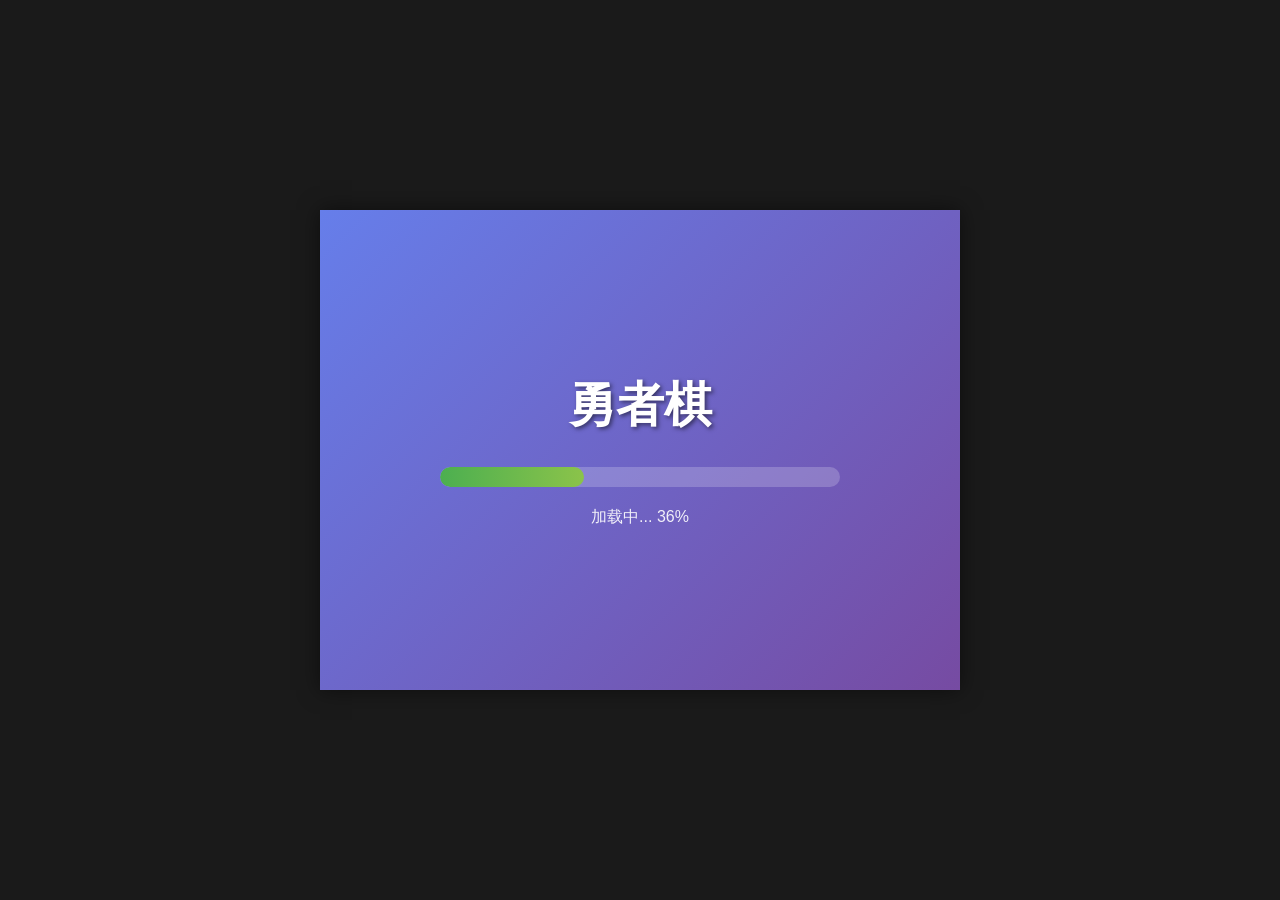
<file: index.html>
<!DOCTYPE html>
<html lang="zh-CN">
<head>
    <meta charset="UTF-8">
    <meta name="viewport" content="width=device-width, initial-scale=1.0">
    <title>勇者棋 - Hero Chess</title>
    <link rel="icon" href="favicon.ico">
    <link rel="stylesheet" href="css/main.css">
</head>
<body>
    <div id="game-container">
        <canvas id="gameCanvas" width="640" height="480"></canvas>
        
        <!-- 属性文本层（ChessPanel，支持HTML彩色文字和链接） -->
        <!-- 位置计算：34(marginX) + 26(cellSize/2) + 5(padding) = 65 -->
        <div id="chess-text-container" style="
            position: absolute;
            left: 65px;
            top: 63px;
            width: 214px;
            height: 354px;
            overflow-y: auto;
            overflow-x: hidden;
            pointer-events: auto;
            z-index: 9;
            font-family: 'Microsoft YaHei', '微软雅黑', Arial, sans-serif;
            font-size: 15px;
            line-height: 20px;
            color: #000000;
            padding: 8px;
            box-sizing: border-box;
        "></div>
        
        <!-- 聊天文本层（支持HTML彩色文字） -->
        <!-- 位置计算：34(marginX) + 26(cellSize/2) + 5(padding) + 214(ChessPanel宽) + 10(间距) = 289 -->
        <div id="chat-text-container" style="
            position: absolute;
            left: 289px;
            top: 63px;
            width: 286px;
            height: 354px;
            overflow-y: auto;
            overflow-x: hidden;
            pointer-events: auto;
            z-index: 9;
            font-family: 'Microsoft YaHei', '微软雅黑', Arial, sans-serif;
            font-size: 15px;
            line-height: 20px;
            color: #000000;
            padding: 8px;
            box-sizing: border-box;
        ">
            <!-- 标题区域 -->
            <div id="chat-title" style="
                font-weight: bold;
                font-size: 16px;
                line-height: 22px;
                margin-bottom: 4px;
            "></div>
            <!-- 普通文本区域 -->
            <div id="chat-content"></div>
        </div>
        
        <!-- 聊天链接层（内嵌选项，原版风格） -->
        <div id="chat-link-container" style="
            position: absolute;
            left: 289px;
            top: 63px;
            width: 286px;
            height: 354px;
            pointer-events: none;
            overflow: hidden;
            z-index: 10;
        "></div>
        
        <!-- 属性浮窗（天赋、遗物等详细信息） -->
        <div id="extra-info-panel" style="
            position: absolute;
            display: none;
            background-color: rgba(0, 0, 0, 0.6);
            border: 1px solid #CCCC00;
            color: #ffffff;
            font-family: 'Microsoft YaHei', '微软雅黑', Arial, sans-serif;
            font-size: 15px;
            line-height: 20px;
            padding: 5px;
            z-index: 100;
            max-width: 214px;
            max-height: 400px;
            overflow-y: auto;
            pointer-events: auto;
            box-sizing: border-box;
        "></div>
        
        <div id="loading-screen">
            <div class="loading-content">
                <h1>勇者棋</h1>
                <div class="loading-bar">
                    <div class="loading-progress" id="loadingProgress"></div>
                </div>
                <p id="loadingText">加载中...</p>
            </div>
        </div>
    </div>
    
    <!-- GM测试面板 -->
    <div id="gm-panel" class="gm-panel">
        <div class="gm-header">
            <h3>🎮 GM测试面板</h3>
            <button id="gm-toggle" class="gm-toggle-btn">收起</button>
        </div>
        
        <div id="gm-content" class="gm-content">
            <!-- 骰子控制 -->
            <div class="gm-section">
                <h4>🎲 骰子控制</h4>
                <div class="gm-buttons">
                    <button onclick="window.gmRollDice(1)">投1点</button>
                    <button onclick="window.gmRollDice(2)">投2点</button>
                    <button onclick="window.gmRollDice(3)">投3点</button>
                    <button onclick="window.gmRollDice(4)">投4点</button>
                    <button onclick="window.gmRollDice(5)">投5点</button>
                    <button onclick="window.gmRollDice(6)">投6点</button>
                </div>
            </div>
            
            <!-- 属性修改 -->
            <div class="gm-section">
                <h4>📊 属性修改</h4>
                <div class="gm-inputs">
                    <div class="gm-input-group">
                        <label>等级：</label>
                        <input type="number" id="gm-level" min="1" max="90" value="1">
                        <button onclick="window.gmSetLevel()">设置</button>
                    </div>
                    <div class="gm-input-group">
                        <label>金钱：</label>
                        <input type="number" id="gm-gold" min="0" value="1000">
                        <button onclick="window.gmSetGold()">设置</button>
                    </div>
                    <div class="gm-input-group">
                        <label>生命：</label>
                        <input type="number" id="gm-life" min="1" value="100">
                        <button onclick="window.gmSetLife()">设置</button>
                    </div>
                    <div class="gm-input-group">
                        <label>耐力：</label>
                        <input type="number" id="gm-stamina" min="0" value="100">
                        <button onclick="window.gmSetStamina()">设置</button>
                    </div>
                    <div class="gm-input-group">
                        <label>材料：</label>
                        <input type="number" id="gm-stuff" min="0" value="0">
                        <button onclick="window.gmSetStuff()">设置</button>
                    </div>
                    <div class="gm-input-group">
                        <label>稀有材料：</label>
                        <input type="number" id="gm-rarestuff" min="0" value="0">
                        <button onclick="window.gmSetRareStuff()">设置</button>
                    </div>
                    <div class="gm-input-group">
                        <label>名声：</label>
                        <input type="number" id="gm-fame" min="0" value="0">
                        <button onclick="window.gmSetFame()">设置</button>
                    </div>
                </div>
            </div>
            
            <!-- 快捷操作 -->
            <div class="gm-section">
                <h4>⚡ 快捷操作</h4>
                <div class="gm-buttons">
                    <button onclick="window.gmFullRestore()">完全恢复</button>
                    <button onclick="window.gmAddGold(1000)">+1000金</button>
                    <button onclick="window.gmAddStuff(10)">+10材料</button>
                    <button onclick="window.gmLevelUp()">升1级</button>
                    <button onclick="window.gmTeleport()">传送</button>
                    <button onclick="window.gmRefreshStatus()">刷新</button>
                </div>
            </div>
            
            <!-- 信息显示 -->
            <div class="gm-section">
                <h4>📝 当前状态</h4>
                <div id="gm-status" class="gm-status">
                    <div>等级: <span id="gm-status-level">-</span></div>
                    <div>金钱: <span id="gm-status-gold">-</span></div>
                    <div>生命: <span id="gm-status-life">-</span></div>
                    <div>格子: <span id="gm-status-cell">-</span></div>
                </div>
            </div>
        </div>
    </div>

    <!-- CreateJS 库 (本地文件) -->
    <script src="lib/createjs.min.js"></script>
    
    <!-- 游戏资源清单 -->
    <script src="js/AssetManifest.js"></script>
    
    <!-- 核心常量和工具类 -->
    <script src="js/core/GameConstants.js"></script>
    <script src="js/utils/RandomUtils.js"></script>
    <script src="js/utils/Logger.js"></script>
    <script src="js/utils/AssetsManager.js"></script>
    <script src="js/utils/SaveManager.js"></script>
    
    <!-- 模型类 - 基类 -->
    <script src="js/model/IUpdatable.js"></script>
    
    <!-- 模型类 - 枚举和常量 -->
    <script src="js/model/CellType.js"></script>
    
    <!-- 格子事件Mixins -->
    <script src="js/model/cell-events/IslandEventMixin.js"></script>
    
    <!-- 模型类 - 棋盘系统 -->
    <script src="js/model/Chesscell.js"></script>
    <script src="js/model/Chessboard.js"></script>
    
    <!-- 模型类 - 棋子系统 -->
    <script src="js/model/HeroModel.js"></script>
    <script src="js/model/BuffNo.js"></script>
    <script src="js/model/ChessBuff.js"></script>
    <script src="js/model/Equips.js"></script>
    <script src="js/model/Relic.js"></script>
    <script src="js/model/Talent.js"></script>
    <script src="js/model/Marriage.js"></script>
    <script src="js/model/Quest.js"></script>
    <script src="js/model/Mount.js"></script>
    <script src="js/model/Follower.js"></script>
    <script src="js/model/RunningStat.js"></script>
    
    <!-- AI系统（V1.1.0 - 现代化架构） -->
    <script src="js/model/ai/AIConfig.js"></script>
    <script src="js/model/ai/StateEvaluator.js"></script>
    <script src="js/model/ai/GoalSelector.js"></script>
    <script src="js/model/ChessAI.js"></script>
    
    <script src="js/model/LastFlag.js"></script>
    <script src="js/model/RumorSystem.js"></script> <!-- V1.0.6: 线索系统 -->
    
    <!-- ChessProperty（V1.0.4 - 现代化单文件版本）-->
    <script src="js/model/ChessProperty.js"></script>
    <script src="js/model/Enemy.js"></script>
    <script src="js/model/BattleManager.js"></script>
    
    <!-- Chess Mixins - 功能模块（Chess.js拆分） -->
    <script src="js/model/chess-mixins/ChatMixin.js"></script>
    <script src="js/model/chess-mixins/DeathMixin.js"></script>
    <script src="js/model/chess-mixins/MovementMixin.js"></script>
    <script src="js/model/chess-mixins/DungeonMixin.js"></script>
    <script src="js/model/chess-mixins/TownEventMixin.js"></script>
    <script src="js/model/chess-mixins/GuildMixin.js"></script>
    <script src="js/model/chess-mixins/CampMixin.js"></script>
    <script src="js/model/chess-mixins/StableMixin.js"></script>
    <script src="js/model/chess-mixins/DockMixin.js"></script>
    <script src="js/model/chess-mixins/RandomEventMixin.js"></script>
    <script src="js/model/chess-mixins/SpecialCellMixin.js"></script>
    <script src="js/model/chess-mixins/GameMechanicsMixin.js"></script>
    <script src="js/model/chess-mixins/DrinkRumorMixin.js"></script> <!-- V1.0.6: 喝酒打听消息 -->
    
    <script src="js/model/Chess.js"></script>
    
    <!-- 数据管理器（必须在Game之前加载） -->
    <script src="js/core/DataManager.js"></script>
    
    <!-- UI类（必须在Game.js之前加载，因为Game会引用ChatPanel等） -->
    <script src="js/ui/RollingDice.js"></script>
    <script src="js/ui/Dice.js"></script>
    <script src="js/ui/ChatPanel.js"></script>
    <script src="js/ui/OptionPanel.js"></script>
    <script src="js/ui/ChessPanel.js"></script>
    <script src="js/ui/DiaryPanel.js"></script>
    <script src="js/ui/EndingPanel.js"></script>
    <script src="js/ui/SavePanel.js"></script>
    <script src="js/ui/BattlePanel.js"></script>
    
    <!-- 模型类 - 核心 -->
    <script src="js/model/Game.js"></script>
    
    <!-- 系统类 -->
    <!-- 将在后续迁移过程中逐步添加 -->
    
    <!-- GM测试工具 -->
    <script src="js/utils/GMPanel.js"></script>
    
    <!-- 主入口 -->
    <script src="js/Main.js"></script>
</body>
</html>
</file>
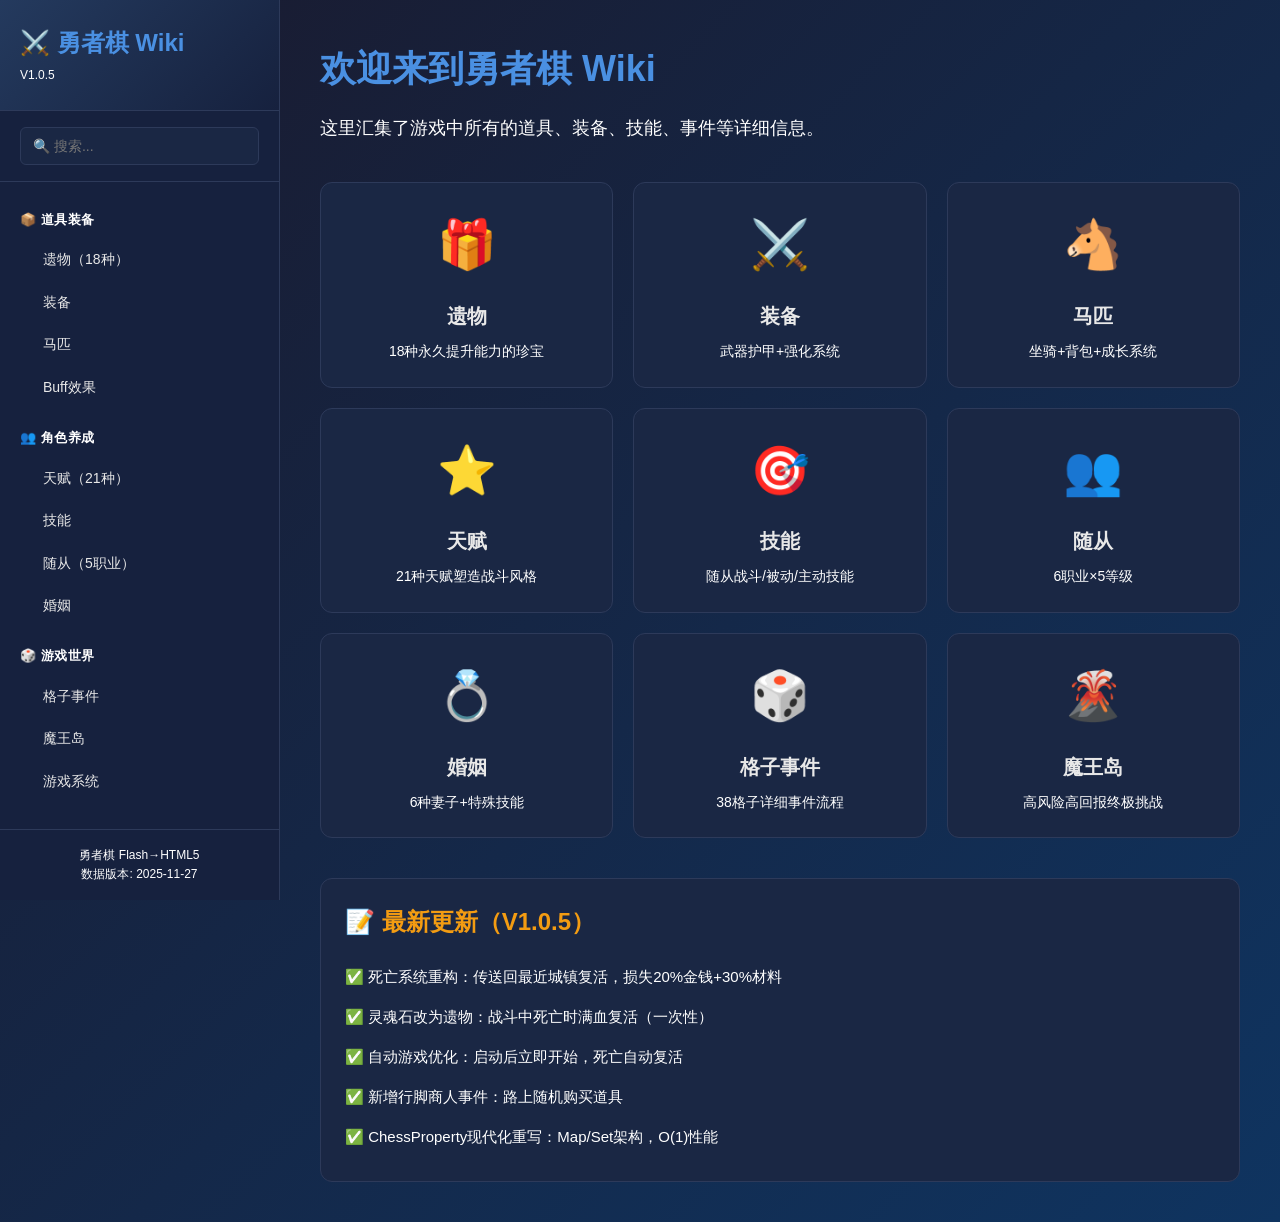
<file: wiki/index.html>
<!DOCTYPE html>
<html lang="zh-CN">
<head>
    <meta charset="UTF-8">
    <meta name="viewport" content="width=device-width, initial-scale=1.0">
    <title>勇者棋 Wiki - 游戏资料百科</title>
    <link rel="stylesheet" href="css/style.css">
</head>
<body>
    <div class="container">
        <!-- 侧边栏导航 -->
        <nav class="sidebar">
            <div class="logo">
                <h1>⚔️ 勇者棋 Wiki</h1>
                <p class="version">V1.0.5</p>
            </div>
            
            <div class="search-box">
                <input type="text" id="searchInput" placeholder="🔍 搜索...">
            </div>
            
            <ul class="nav-menu">
                <li class="nav-section">
                    <h3>📦 道具装备</h3>
                    <ul>
                        <li><a href="#relics" data-page="relics">遗物（18种）</a></li>
                        <li><a href="#equips" data-page="equips">装备</a></li>
                        <li><a href="#mounts" data-page="mounts">马匹</a></li>
                        <li><a href="#buffs" data-page="buffs">Buff效果</a></li>
                    </ul>
                </li>
                
                <li class="nav-section">
                    <h3>👥 角色养成</h3>
                    <ul>
                        <li><a href="#talents" data-page="talents">天赋（21种）</a></li>
                        <li><a href="#skills" data-page="skills">技能</a></li>
                        <li><a href="#followers" data-page="followers">随从（5职业）</a></li>
                        <li><a href="#marriage" data-page="marriage">婚姻</a></li>
                    </ul>
                </li>
                
                <li class="nav-section">
                    <h3>🎲 游戏世界</h3>
                    <ul>
                        <li><a href="#events" data-page="events">格子事件</a></li>
                        <li><a href="#devilland" data-page="devilland">魔王岛</a></li>
                        <li><a href="#system" data-page="system">游戏系统</a></li>
                    </ul>
                </li>
            </ul>
            
            <div class="sidebar-footer">
                <p>勇者棋 Flash→HTML5</p>
                <p>数据版本: 2025-11-27</p>
            </div>
        </nav>
        
        <!-- 主内容区域 -->
        <main class="content">
            <div id="pageContent">
                <!-- 欢迎页 -->
                <div id="welcome-page" class="page active">
                    <h1>欢迎来到勇者棋 Wiki</h1>
                    <p class="intro">这里汇集了游戏中所有的道具、装备、技能、事件等详细信息。</p>
                    
                    <div class="feature-cards">
                        <div class="feature-card" data-goto="relics">
                            <div class="feature-icon">🎁</div>
                            <h3>遗物</h3>
                            <p>18种永久提升能力的珍宝</p>
                        </div>
                        
                        <div class="feature-card" data-goto="equips">
                            <div class="feature-icon">⚔️</div>
                            <h3>装备</h3>
                            <p>武器护甲+强化系统</p>
                        </div>
                        
                        <div class="feature-card" data-goto="mounts">
                            <div class="feature-icon">🐴</div>
                            <h3>马匹</h3>
                            <p>坐骑+背包+成长系统</p>
                        </div>
                        
                        <div class="feature-card" data-goto="talents">
                            <div class="feature-icon">⭐</div>
                            <h3>天赋</h3>
                            <p>21种天赋塑造战斗风格</p>
                        </div>
                        
                        <div class="feature-card" data-goto="skills">
                            <div class="feature-icon">🎯</div>
                            <h3>技能</h3>
                            <p>随从战斗/被动/主动技能</p>
                        </div>
                        
                        <div class="feature-card" data-goto="followers">
                            <div class="feature-icon">👥</div>
                            <h3>随从</h3>
                            <p>6职业×5等级</p>
                        </div>
                        
                        <div class="feature-card" data-goto="marriage">
                            <div class="feature-icon">💍</div>
                            <h3>婚姻</h3>
                            <p>6种妻子+特殊技能</p>
                        </div>
                        
                        <div class="feature-card" data-goto="events">
                            <div class="feature-icon">🎲</div>
                            <h3>格子事件</h3>
                            <p>38格子详细事件流程</p>
                        </div>
                        
                        <div class="feature-card" data-goto="devilland">
                            <div class="feature-icon">🌋</div>
                            <h3>魔王岛</h3>
                            <p>高风险高回报终极挑战</p>
                        </div>
                    </div>
                    
                    <div class="changelog">
                        <h2>📝 最新更新（V1.0.5）</h2>
                        <ul>
                            <li>✅ 死亡系统重构：传送回最近城镇复活，损失20%金钱+30%材料</li>
                            <li>✅ 灵魂石改为遗物：战斗中死亡时满血复活（一次性）</li>
                            <li>✅ 自动游戏优化：启动后立即开始，死亡自动复活</li>
                            <li>✅ 新增行脚商人事件：路上随机购买道具</li>
                            <li>✅ ChessProperty现代化重写：Map/Set架构，O(1)性能</li>
                        </ul>
                    </div>
                </div>
            </div>
        </main>
    </div>
    
    <script src="js/data-loader.js"></script>
    <script src="js/wiki-events-data.js"></script>
    
    <!-- 格子事件详细数据 -->
    <script src="js/events/village.js"></script>
    <script src="js/events/guild.js"></script>
    <script src="js/events/camp.js"></script>
    <script src="js/events/stable.js"></script>
    <script src="js/events/arena.js"></script>
    <script src="js/events/dungeon.js"></script>
    <script src="js/events/dock.js"></script>
    <script src="js/events/house.js"></script>
    <script src="js/events/spring.js"></script>
    <script src="js/events/grave.js"></script>
    <script src="js/events/plain.js"></script>
    <script src="js/events/forest.js"></script>
    <script src="js/events/beach.js"></script>
    
    <script src="js/wiki-events-loader.js"></script>
    <script src="js/wiki.js"></script>
    <script src="js/wiki-events-pages.js"></script>
</body>
</html>
</file>
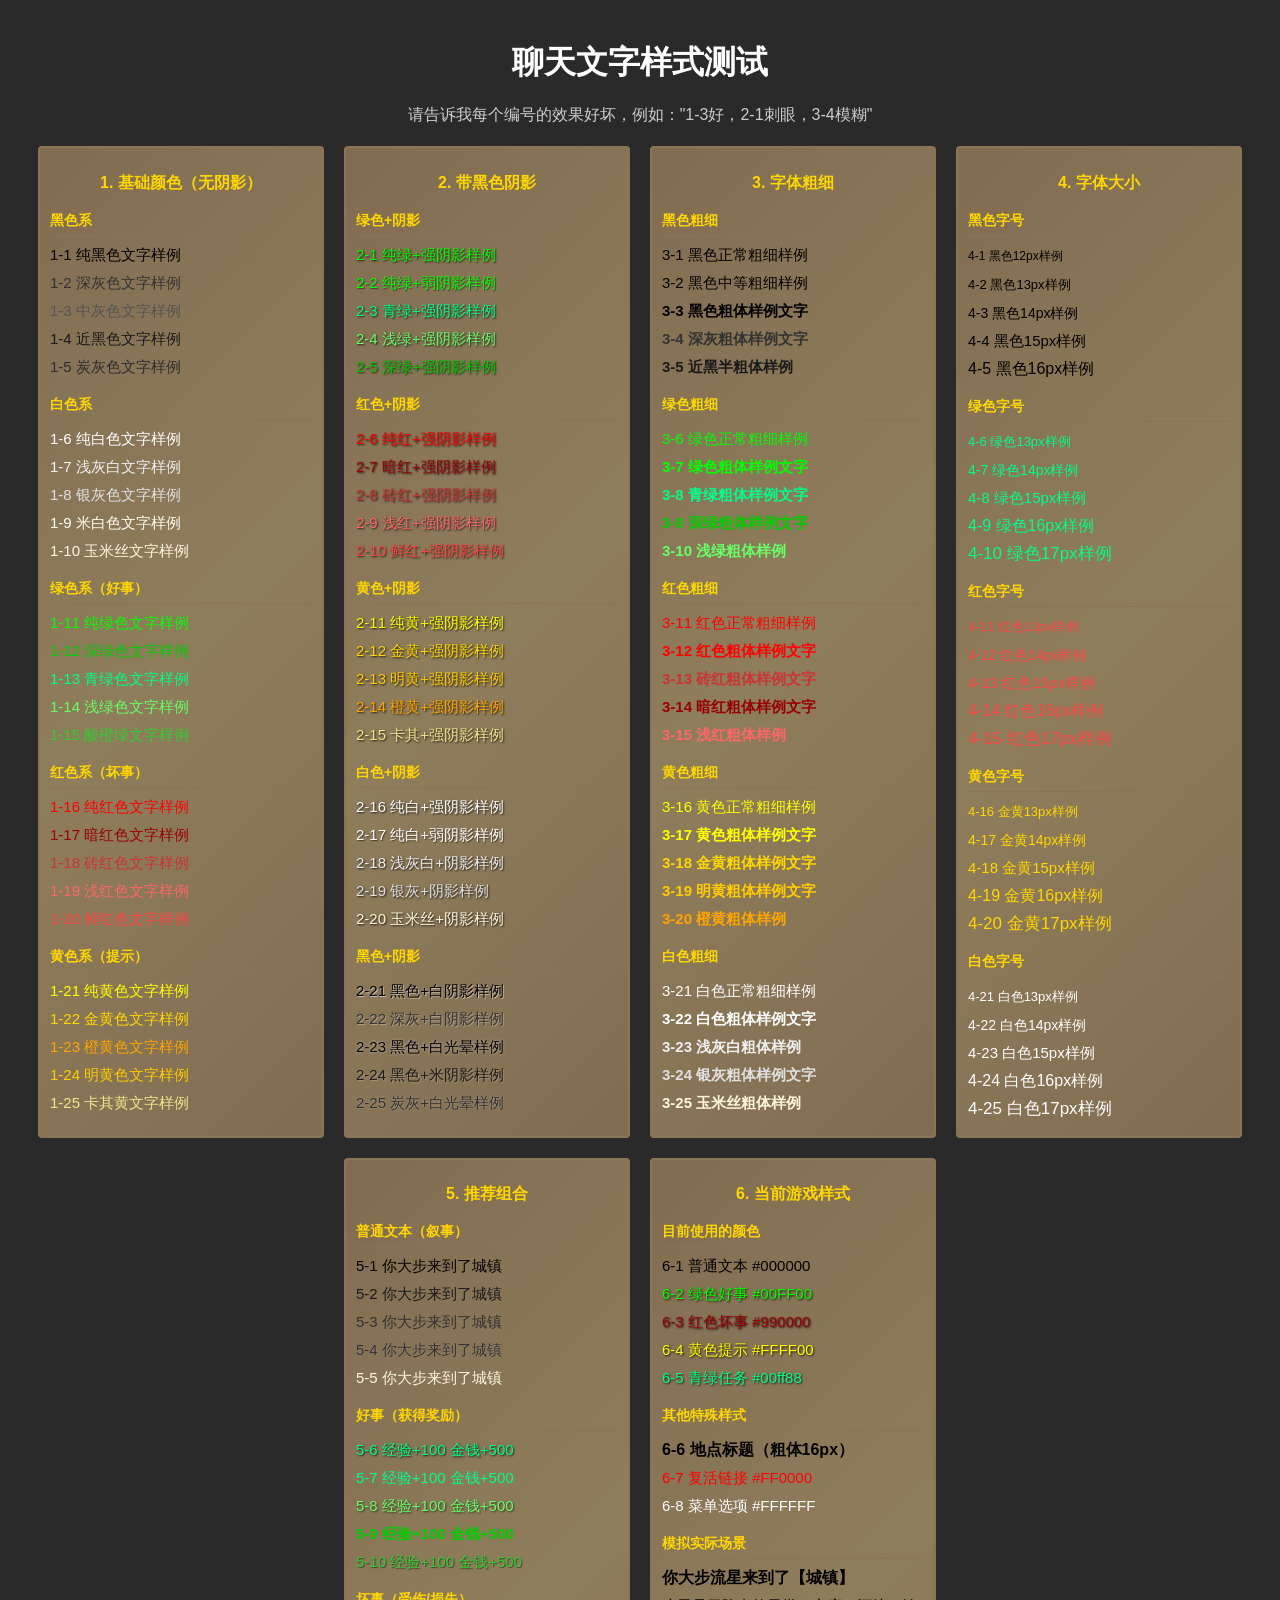
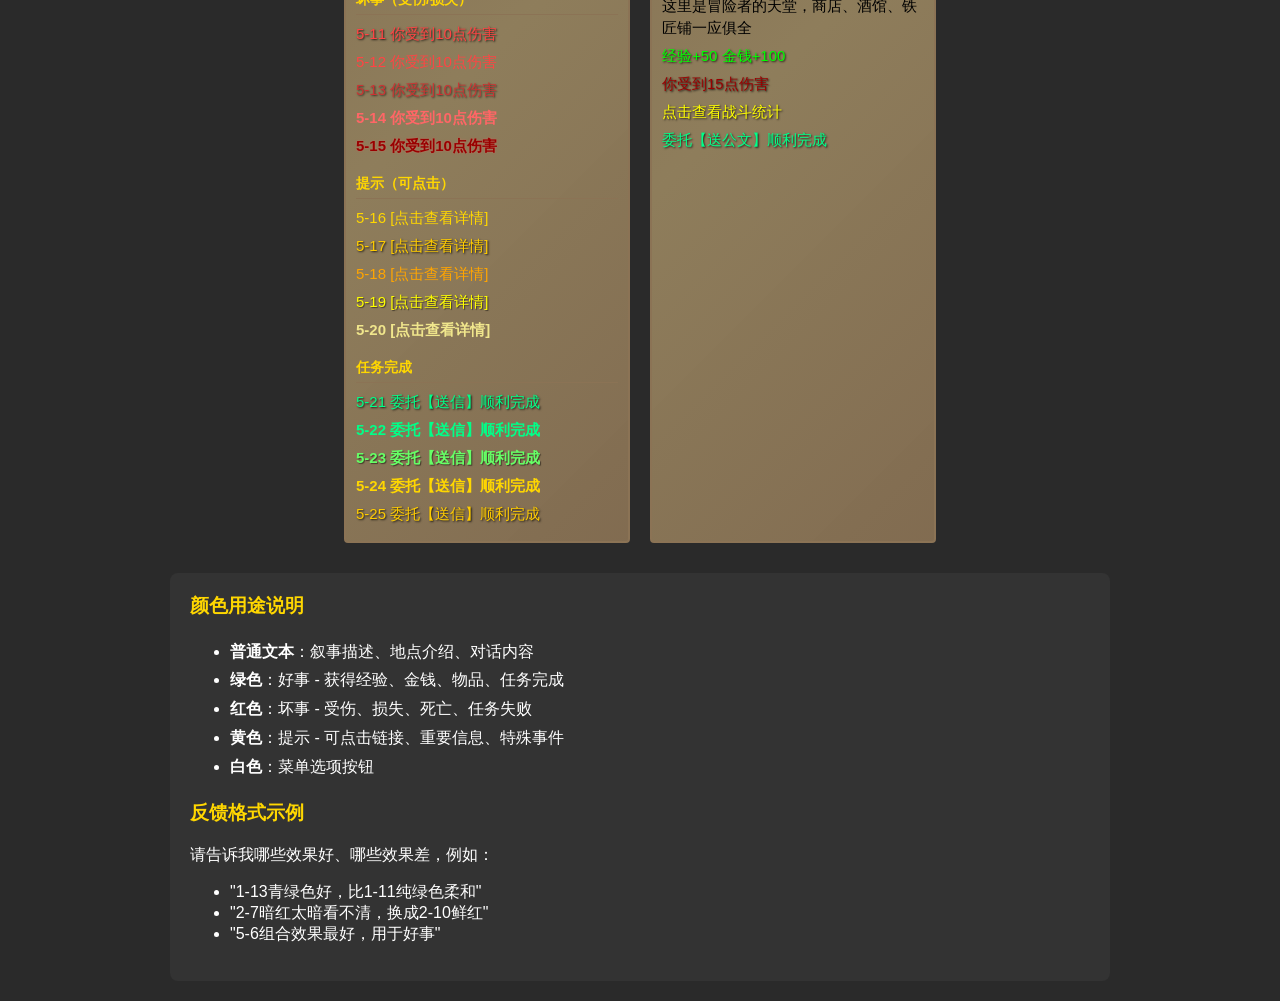
<file: text-style-test.html>
<!DOCTYPE html>
<html>
<head>
    <meta charset="UTF-8">
    <title>聊天文字样式测试</title>
    <style>
        body {
            margin: 0;
            padding: 20px;
            background: #2a2a2a;
            font-family: 'Microsoft YaHei', '微软雅黑', Arial, sans-serif;
        }
        
        h1 {
            color: #fff;
            text-align: center;
            margin-bottom: 20px;
        }
        
        .test-container {
            display: flex;
            gap: 20px;
            flex-wrap: wrap;
            justify-content: center;
        }
        
        /* 模拟游戏中聊天区域的背景 - 棋盘中心区域 */
        .chat-box {
            width: 286px;
            min-height: 400px;
            padding: 10px;
            box-sizing: border-box;
            font-size: 15px;
            line-height: 22px;
            
            /* 模拟棋盘中心的半透明效果 */
            background: linear-gradient(135deg, 
                rgba(139, 115, 85, 0.9) 0%, 
                rgba(160, 140, 100, 0.85) 50%,
                rgba(139, 115, 85, 0.9) 100%);
            border: 2px solid #8B7355;
            border-radius: 4px;
        }
        
        .section-title {
            color: #FFD700;
            font-size: 14px;
            font-weight: bold;
            margin: 15px 0 8px 0;
            padding-bottom: 4px;
            border-bottom: 1px solid #8B7355;
        }
        
        .sample {
            margin: 6px 0;
        }
        
        .section-title:first-child {
            margin-top: 0;
        }
        
        /* 颜色分组标题 */
        h2 {
            color: #FFD700;
            font-size: 16px;
            text-align: center;
            margin-bottom: 10px;
        }
    </style>
</head>
<body>
    <h1>聊天文字样式测试</h1>
    <p style="color: #ccc; text-align: center; margin-bottom: 20px;">
        请告诉我每个编号的效果好坏，例如："1-3好，2-1刺眼，3-4模糊"
    </p>
    
    <div class="test-container">
        <!-- 第一列：基础颜色 -->
        <div class="chat-box">
            <h2>1. 基础颜色（无阴影）</h2>
            
            <div class="section-title">黑色系</div>
            <div class="sample"><span style="color: #000000;">1-1 纯黑色文字样例</span></div>
            <div class="sample"><span style="color: #333333;">1-2 深灰色文字样例</span></div>
            <div class="sample"><span style="color: #555555;">1-3 中灰色文字样例</span></div>
            <div class="sample"><span style="color: #1a1a1a;">1-4 近黑色文字样例</span></div>
            <div class="sample"><span style="color: #2d2d2d;">1-5 炭灰色文字样例</span></div>
            
            <div class="section-title">白色系</div>
            <div class="sample"><span style="color: #FFFFFF;">1-6 纯白色文字样例</span></div>
            <div class="sample"><span style="color: #F0F0F0;">1-7 浅灰白文字样例</span></div>
            <div class="sample"><span style="color: #E0E0E0;">1-8 银灰色文字样例</span></div>
            <div class="sample"><span style="color: #FFFEF0;">1-9 米白色文字样例</span></div>
            <div class="sample"><span style="color: #FFF8DC;">1-10 玉米丝文字样例</span></div>
            
            <div class="section-title">绿色系（好事）</div>
            <div class="sample"><span style="color: #00FF00;">1-11 纯绿色文字样例</span></div>
            <div class="sample"><span style="color: #00CC00;">1-12 深绿色文字样例</span></div>
            <div class="sample"><span style="color: #00FF88;">1-13 青绿色文字样例</span></div>
            <div class="sample"><span style="color: #66FF66;">1-14 浅绿色文字样例</span></div>
            <div class="sample"><span style="color: #32CD32;">1-15 酸橙绿文字样例</span></div>
            
            <div class="section-title">红色系（坏事）</div>
            <div class="sample"><span style="color: #FF0000;">1-16 纯红色文字样例</span></div>
            <div class="sample"><span style="color: #990000;">1-17 暗红色文字样例</span></div>
            <div class="sample"><span style="color: #CC3333;">1-18 砖红色文字样例</span></div>
            <div class="sample"><span style="color: #FF6666;">1-19 浅红色文字样例</span></div>
            <div class="sample"><span style="color: #FF4444;">1-20 鲜红色文字样例</span></div>
            
            <div class="section-title">黄色系（提示）</div>
            <div class="sample"><span style="color: #FFFF00;">1-21 纯黄色文字样例</span></div>
            <div class="sample"><span style="color: #FFD700;">1-22 金黄色文字样例</span></div>
            <div class="sample"><span style="color: #FFA500;">1-23 橙黄色文字样例</span></div>
            <div class="sample"><span style="color: #FFCC00;">1-24 明黄色文字样例</span></div>
            <div class="sample"><span style="color: #F0E68C;">1-25 卡其黄文字样例</span></div>
        </div>
        
        <!-- 第二列：带阴影 -->
        <div class="chat-box">
            <h2>2. 带黑色阴影</h2>
            
            <div class="section-title">绿色+阴影</div>
            <div class="sample"><span style="color: #00FF00; text-shadow: 1px 1px 2px rgba(0,0,0,0.8);">2-1 纯绿+强阴影样例</span></div>
            <div class="sample"><span style="color: #00FF00; text-shadow: 1px 1px 1px rgba(0,0,0,0.5);">2-2 纯绿+弱阴影样例</span></div>
            <div class="sample"><span style="color: #00FF88; text-shadow: 1px 1px 2px rgba(0,0,0,0.8);">2-3 青绿+强阴影样例</span></div>
            <div class="sample"><span style="color: #66FF66; text-shadow: 1px 1px 2px rgba(0,0,0,0.8);">2-4 浅绿+强阴影样例</span></div>
            <div class="sample"><span style="color: #00CC00; text-shadow: 1px 1px 2px rgba(0,0,0,0.8);">2-5 深绿+强阴影样例</span></div>
            
            <div class="section-title">红色+阴影</div>
            <div class="sample"><span style="color: #FF0000; text-shadow: 1px 1px 2px rgba(0,0,0,0.8);">2-6 纯红+强阴影样例</span></div>
            <div class="sample"><span style="color: #990000; text-shadow: 1px 1px 2px rgba(0,0,0,0.8);">2-7 暗红+强阴影样例</span></div>
            <div class="sample"><span style="color: #CC3333; text-shadow: 1px 1px 2px rgba(0,0,0,0.8);">2-8 砖红+强阴影样例</span></div>
            <div class="sample"><span style="color: #FF6666; text-shadow: 1px 1px 2px rgba(0,0,0,0.8);">2-9 浅红+强阴影样例</span></div>
            <div class="sample"><span style="color: #FF4444; text-shadow: 1px 1px 2px rgba(0,0,0,0.8);">2-10 鲜红+强阴影样例</span></div>
            
            <div class="section-title">黄色+阴影</div>
            <div class="sample"><span style="color: #FFFF00; text-shadow: 1px 1px 2px rgba(0,0,0,0.8);">2-11 纯黄+强阴影样例</span></div>
            <div class="sample"><span style="color: #FFD700; text-shadow: 1px 1px 2px rgba(0,0,0,0.8);">2-12 金黄+强阴影样例</span></div>
            <div class="sample"><span style="color: #FFCC00; text-shadow: 1px 1px 2px rgba(0,0,0,0.8);">2-13 明黄+强阴影样例</span></div>
            <div class="sample"><span style="color: #FFA500; text-shadow: 1px 1px 2px rgba(0,0,0,0.8);">2-14 橙黄+强阴影样例</span></div>
            <div class="sample"><span style="color: #F0E68C; text-shadow: 1px 1px 2px rgba(0,0,0,0.8);">2-15 卡其+强阴影样例</span></div>
            
            <div class="section-title">白色+阴影</div>
            <div class="sample"><span style="color: #FFFFFF; text-shadow: 1px 1px 2px rgba(0,0,0,0.8);">2-16 纯白+强阴影样例</span></div>
            <div class="sample"><span style="color: #FFFFFF; text-shadow: 1px 1px 1px rgba(0,0,0,0.5);">2-17 纯白+弱阴影样例</span></div>
            <div class="sample"><span style="color: #F0F0F0; text-shadow: 1px 1px 2px rgba(0,0,0,0.8);">2-18 浅灰白+阴影样例</span></div>
            <div class="sample"><span style="color: #E0E0E0; text-shadow: 1px 1px 2px rgba(0,0,0,0.8);">2-19 银灰+阴影样例</span></div>
            <div class="sample"><span style="color: #FFF8DC; text-shadow: 1px 1px 2px rgba(0,0,0,0.8);">2-20 玉米丝+阴影样例</span></div>
            
            <div class="section-title">黑色+阴影</div>
            <div class="sample"><span style="color: #000000; text-shadow: 1px 1px 0px rgba(255,255,255,0.5);">2-21 黑色+白阴影样例</span></div>
            <div class="sample"><span style="color: #333333; text-shadow: 1px 1px 0px rgba(255,255,255,0.3);">2-22 深灰+白阴影样例</span></div>
            <div class="sample"><span style="color: #000000; text-shadow: 0 0 3px rgba(255,255,255,0.5);">2-23 黑色+白光晕样例</span></div>
            <div class="sample"><span style="color: #1a1a1a; text-shadow: 1px 1px 1px rgba(200,180,150,0.5);">2-24 黑色+米阴影样例</span></div>
            <div class="sample"><span style="color: #2d2d2d; text-shadow: 0 0 2px rgba(255,255,255,0.4);">2-25 炭灰+白光晕样例</span></div>
        </div>
        
        <!-- 第三列：粗细变化 -->
        <div class="chat-box">
            <h2>3. 字体粗细</h2>
            
            <div class="section-title">黑色粗细</div>
            <div class="sample"><span style="color: #000000; font-weight: normal;">3-1 黑色正常粗细样例</span></div>
            <div class="sample"><span style="color: #000000; font-weight: 500;">3-2 黑色中等粗细样例</span></div>
            <div class="sample"><span style="color: #000000; font-weight: bold;">3-3 黑色粗体样例文字</span></div>
            <div class="sample"><span style="color: #333333; font-weight: bold;">3-4 深灰粗体样例文字</span></div>
            <div class="sample"><span style="color: #1a1a1a; font-weight: 600;">3-5 近黑半粗体样例</span></div>
            
            <div class="section-title">绿色粗细</div>
            <div class="sample"><span style="color: #00FF00; font-weight: normal;">3-6 绿色正常粗细样例</span></div>
            <div class="sample"><span style="color: #00FF00; font-weight: bold;">3-7 绿色粗体样例文字</span></div>
            <div class="sample"><span style="color: #00FF88; font-weight: bold;">3-8 青绿粗体样例文字</span></div>
            <div class="sample"><span style="color: #00CC00; font-weight: bold;">3-9 深绿粗体样例文字</span></div>
            <div class="sample"><span style="color: #66FF66; font-weight: bold;">3-10 浅绿粗体样例</span></div>
            
            <div class="section-title">红色粗细</div>
            <div class="sample"><span style="color: #FF0000; font-weight: normal;">3-11 红色正常粗细样例</span></div>
            <div class="sample"><span style="color: #FF0000; font-weight: bold;">3-12 红色粗体样例文字</span></div>
            <div class="sample"><span style="color: #CC3333; font-weight: bold;">3-13 砖红粗体样例文字</span></div>
            <div class="sample"><span style="color: #990000; font-weight: bold;">3-14 暗红粗体样例文字</span></div>
            <div class="sample"><span style="color: #FF6666; font-weight: bold;">3-15 浅红粗体样例</span></div>
            
            <div class="section-title">黄色粗细</div>
            <div class="sample"><span style="color: #FFFF00; font-weight: normal;">3-16 黄色正常粗细样例</span></div>
            <div class="sample"><span style="color: #FFFF00; font-weight: bold;">3-17 黄色粗体样例文字</span></div>
            <div class="sample"><span style="color: #FFD700; font-weight: bold;">3-18 金黄粗体样例文字</span></div>
            <div class="sample"><span style="color: #FFCC00; font-weight: bold;">3-19 明黄粗体样例文字</span></div>
            <div class="sample"><span style="color: #FFA500; font-weight: bold;">3-20 橙黄粗体样例</span></div>
            
            <div class="section-title">白色粗细</div>
            <div class="sample"><span style="color: #FFFFFF; font-weight: normal;">3-21 白色正常粗细样例</span></div>
            <div class="sample"><span style="color: #FFFFFF; font-weight: bold;">3-22 白色粗体样例文字</span></div>
            <div class="sample"><span style="color: #F0F0F0; font-weight: bold;">3-23 浅灰白粗体样例</span></div>
            <div class="sample"><span style="color: #E0E0E0; font-weight: bold;">3-24 银灰粗体样例文字</span></div>
            <div class="sample"><span style="color: #FFF8DC; font-weight: bold;">3-25 玉米丝粗体样例</span></div>
        </div>
        
        <!-- 第四列：字号变化 -->
        <div class="chat-box">
            <h2>4. 字体大小</h2>
            
            <div class="section-title">黑色字号</div>
            <div class="sample"><span style="color: #000000; font-size: 12px;">4-1 黑色12px样例</span></div>
            <div class="sample"><span style="color: #000000; font-size: 13px;">4-2 黑色13px样例</span></div>
            <div class="sample"><span style="color: #000000; font-size: 14px;">4-3 黑色14px样例</span></div>
            <div class="sample"><span style="color: #000000; font-size: 15px;">4-4 黑色15px样例</span></div>
            <div class="sample"><span style="color: #000000; font-size: 16px;">4-5 黑色16px样例</span></div>
            
            <div class="section-title">绿色字号</div>
            <div class="sample"><span style="color: #00FF88; font-size: 13px;">4-6 绿色13px样例</span></div>
            <div class="sample"><span style="color: #00FF88; font-size: 14px;">4-7 绿色14px样例</span></div>
            <div class="sample"><span style="color: #00FF88; font-size: 15px;">4-8 绿色15px样例</span></div>
            <div class="sample"><span style="color: #00FF88; font-size: 16px;">4-9 绿色16px样例</span></div>
            <div class="sample"><span style="color: #00FF88; font-size: 17px;">4-10 绿色17px样例</span></div>
            
            <div class="section-title">红色字号</div>
            <div class="sample"><span style="color: #FF4444; font-size: 13px;">4-11 红色13px样例</span></div>
            <div class="sample"><span style="color: #FF4444; font-size: 14px;">4-12 红色14px样例</span></div>
            <div class="sample"><span style="color: #FF4444; font-size: 15px;">4-13 红色15px样例</span></div>
            <div class="sample"><span style="color: #FF4444; font-size: 16px;">4-14 红色16px样例</span></div>
            <div class="sample"><span style="color: #FF4444; font-size: 17px;">4-15 红色17px样例</span></div>
            
            <div class="section-title">黄色字号</div>
            <div class="sample"><span style="color: #FFD700; font-size: 13px;">4-16 金黄13px样例</span></div>
            <div class="sample"><span style="color: #FFD700; font-size: 14px;">4-17 金黄14px样例</span></div>
            <div class="sample"><span style="color: #FFD700; font-size: 15px;">4-18 金黄15px样例</span></div>
            <div class="sample"><span style="color: #FFD700; font-size: 16px;">4-19 金黄16px样例</span></div>
            <div class="sample"><span style="color: #FFD700; font-size: 17px;">4-20 金黄17px样例</span></div>
            
            <div class="section-title">白色字号</div>
            <div class="sample"><span style="color: #FFFFFF; font-size: 13px;">4-21 白色13px样例</span></div>
            <div class="sample"><span style="color: #FFFFFF; font-size: 14px;">4-22 白色14px样例</span></div>
            <div class="sample"><span style="color: #FFFFFF; font-size: 15px;">4-23 白色15px样例</span></div>
            <div class="sample"><span style="color: #FFFFFF; font-size: 16px;">4-24 白色16px样例</span></div>
            <div class="sample"><span style="color: #FFFFFF; font-size: 17px;">4-25 白色17px样例</span></div>
        </div>
        
        <!-- 第五列：组合效果 -->
        <div class="chat-box">
            <h2>5. 推荐组合</h2>
            
            <div class="section-title">普通文本（叙事）</div>
            <div class="sample"><span style="color: #000000;">5-1 你大步来到了城镇</span></div>
            <div class="sample"><span style="color: #1a1a1a;">5-2 你大步来到了城镇</span></div>
            <div class="sample"><span style="color: #333333;">5-3 你大步来到了城镇</span></div>
            <div class="sample"><span style="color: #2d2d2d; text-shadow: 0 0 1px rgba(255,255,255,0.3);">5-4 你大步来到了城镇</span></div>
            <div class="sample"><span style="color: #FFF8DC;">5-5 你大步来到了城镇</span></div>
            
            <div class="section-title">好事（获得奖励）</div>
            <div class="sample"><span style="color: #00FF88; text-shadow: 1px 1px 2px rgba(0,0,0,0.8);">5-6 经验+100 金钱+500</span></div>
            <div class="sample"><span style="color: #00FF88;">5-7 经验+100 金钱+500</span></div>
            <div class="sample"><span style="color: #66FF66; text-shadow: 1px 1px 2px rgba(0,0,0,0.6);">5-8 经验+100 金钱+500</span></div>
            <div class="sample"><span style="color: #00CC00; font-weight: bold;">5-9 经验+100 金钱+500</span></div>
            <div class="sample"><span style="color: #32CD32; text-shadow: 1px 1px 1px rgba(0,0,0,0.5);">5-10 经验+100 金钱+500</span></div>
            
            <div class="section-title">坏事（受伤/损失）</div>
            <div class="sample"><span style="color: #FF4444; text-shadow: 1px 1px 2px rgba(0,0,0,0.8);">5-11 你受到10点伤害</span></div>
            <div class="sample"><span style="color: #FF4444;">5-12 你受到10点伤害</span></div>
            <div class="sample"><span style="color: #CC3333; text-shadow: 1px 1px 2px rgba(0,0,0,0.6);">5-13 你受到10点伤害</span></div>
            <div class="sample"><span style="color: #FF6666; font-weight: bold;">5-14 你受到10点伤害</span></div>
            <div class="sample"><span style="color: #990000; font-weight: bold; text-shadow: 0 0 2px rgba(255,100,100,0.5);">5-15 你受到10点伤害</span></div>
            
            <div class="section-title">提示（可点击）</div>
            <div class="sample"><span style="color: #FFD700; cursor: pointer;">5-16 [点击查看详情]</span></div>
            <div class="sample"><span style="color: #FFCC00; cursor: pointer; text-shadow: 1px 1px 2px rgba(0,0,0,0.8);">5-17 [点击查看详情]</span></div>
            <div class="sample"><span style="color: #FFA500; cursor: pointer;">5-18 [点击查看详情]</span></div>
            <div class="sample"><span style="color: #FFFF00; cursor: pointer; text-shadow: 1px 1px 1px rgba(0,0,0,0.5);">5-19 [点击查看详情]</span></div>
            <div class="sample"><span style="color: #F0E68C; cursor: pointer; font-weight: bold;">5-20 [点击查看详情]</span></div>
            
            <div class="section-title">任务完成</div>
            <div class="sample"><span style="color: #00FF88; text-shadow: 1px 1px 2px rgba(0,0,0,0.8);">5-21 委托【送信】顺利完成</span></div>
            <div class="sample"><span style="color: #00FF88; font-weight: bold;">5-22 委托【送信】顺利完成</span></div>
            <div class="sample"><span style="color: #66FF66; font-weight: bold; text-shadow: 1px 1px 1px rgba(0,0,0,0.5);">5-23 委托【送信】顺利完成</span></div>
            <div class="sample"><span style="color: #FFD700; font-weight: bold;">5-24 委托【送信】顺利完成</span></div>
            <div class="sample"><span style="color: #FFCC00; text-shadow: 1px 1px 2px rgba(0,0,0,0.8);">5-25 委托【送信】顺利完成</span></div>
        </div>
        
        <!-- 第六列：当前游戏使用的样式 -->
        <div class="chat-box">
            <h2>6. 当前游戏样式</h2>
            
            <div class="section-title">目前使用的颜色</div>
            <div class="sample"><span style="color: #000000;">6-1 普通文本 #000000</span></div>
            <div class="sample"><span style="color: #00FF00; text-shadow: 1px 1px 2px rgba(0,0,0,0.8);">6-2 绿色好事 #00FF00</span></div>
            <div class="sample"><span style="color: #990000; text-shadow: 1px 1px 2px rgba(0,0,0,0.8);">6-3 红色坏事 #990000</span></div>
            <div class="sample"><span style="color: #FFFF00; text-shadow: 1px 1px 2px rgba(0,0,0,0.8);">6-4 黄色提示 #FFFF00</span></div>
            <div class="sample"><span style="color: #00ff88; text-shadow: 1px 1px 2px rgba(0,0,0,0.8);">6-5 青绿任务 #00ff88</span></div>
            
            <div class="section-title">其他特殊样式</div>
            <div class="sample"><span style="font-weight: bold; font-size: 16px;">6-6 地点标题（粗体16px）</span></div>
            <div class="sample"><span style="color: #FF0000;">6-7 复活链接 #FF0000</span></div>
            <div class="sample"><span style="color: #FFFFFF;">6-8 菜单选项 #FFFFFF</span></div>
            
            <div class="section-title">模拟实际场景</div>
            <div class="sample" style="font-weight: bold; font-size: 16px;">你大步流星来到了【城镇】</div>
            <div class="sample">这里是冒险者的天堂，商店、酒馆、铁匠铺一应俱全</div>
            <div class="sample"><span style="color: #00FF00; text-shadow: 1px 1px 2px rgba(0,0,0,0.8);">经验+50 金钱+100</span></div>
            <div class="sample"><span style="color: #990000; text-shadow: 1px 1px 2px rgba(0,0,0,0.8);">你受到15点伤害</span></div>
            <div class="sample"><span style="color: #FFFF00; text-shadow: 1px 1px 2px rgba(0,0,0,0.8);">点击查看战斗统计</span></div>
            <div class="sample"><span style="color: #00ff88; text-shadow: 1px 1px 2px rgba(0,0,0,0.8);">委托【送公文】顺利完成</span></div>
        </div>
    </div>
    
    <div style="margin-top: 30px; padding: 20px; background: #333; color: #fff; border-radius: 8px; max-width: 900px; margin-left: auto; margin-right: auto;">
        <h3 style="color: #FFD700; margin-top: 0;">颜色用途说明</h3>
        <ul style="line-height: 1.8;">
            <li><strong>普通文本</strong>：叙事描述、地点介绍、对话内容</li>
            <li><strong>绿色</strong>：好事 - 获得经验、金钱、物品、任务完成</li>
            <li><strong>红色</strong>：坏事 - 受伤、损失、死亡、任务失败</li>
            <li><strong>黄色</strong>：提示 - 可点击链接、重要信息、特殊事件</li>
            <li><strong>白色</strong>：菜单选项按钮</li>
        </ul>
        <h3 style="color: #FFD700;">反馈格式示例</h3>
        <p>请告诉我哪些效果好、哪些效果差，例如：</p>
        <ul>
            <li>"1-13青绿色好，比1-11纯绿色柔和"</li>
            <li>"2-7暗红太暗看不清，换成2-10鲜红"</li>
            <li>"5-6组合效果最好，用于好事"</li>
        </ul>
    </div>
</body>
</html>
</file>
<file: css/main.css>
/**
 * 勇者棋 - 主样式文件
 * 固定分辨率：640x480
 */

/* 全局重置 */
* {
    margin: 0;
    padding: 0;
    box-sizing: border-box;
}

body {
    font-family: "Microsoft YaHei", "微软雅黑", Arial, sans-serif;
    background-color: #1a1a1a;  /* 浏览器背景保持深色 */
    overflow: hidden;
    display: flex;
    justify-content: center;
    align-items: center;
    min-height: 100vh;
}

/* 游戏容器 */
#game-container {
    position: relative;
    width: 640px;
    height: 480px;
    background-color: #9B907E;  /* 游戏容器底色 */
    box-shadow: 0 0 20px rgba(0, 0, 0, 0.5);
}

/* 游戏画布 */
#gameCanvas {
    display: block;
    width: 640px;
    height: 480px;
    image-rendering: -webkit-optimize-contrast;
    image-rendering: crisp-edges;
    image-rendering: pixelated;
}

/* 加载屏幕 */
#loading-screen {
    position: absolute;
    top: 0;
    left: 0;
    width: 100%;
    height: 100%;
    background: linear-gradient(135deg, #667eea 0%, #764ba2 100%);
    display: flex;
    justify-content: center;
    align-items: center;
    z-index: 1000;
    transition: opacity 0.5s ease-out;
}

#loading-screen.hidden {
    opacity: 0;
    pointer-events: none;
}

.loading-content {
    text-align: center;
    color: white;
}

.loading-content h1 {
    font-size: 48px;
    margin-bottom: 30px;
    font-weight: bold;
    text-shadow: 2px 2px 4px rgba(0, 0, 0, 0.5);
}

/* 加载进度条 */
.loading-bar {
    width: 400px;
    height: 20px;
    background-color: rgba(255, 255, 255, 0.2);
    border-radius: 10px;
    overflow: hidden;
    margin: 20px auto;
}

.loading-progress {
    width: 0%;
    height: 100%;
    background: linear-gradient(90deg, #4CAF50, #8BC34A);
    border-radius: 10px;
    transition: width 0.3s ease;
}

#loadingText {
    font-size: 16px;
    margin-top: 10px;
    opacity: 0.9;
}

/* 禁用选择和拖拽 */
#gameCanvas {
    -webkit-user-select: none;
    -moz-user-select: none;
    -ms-user-select: none;
    user-select: none;
    -webkit-user-drag: none;
}

/* 适配小屏幕 */
@media (max-height: 520px) or (max-width: 680px) {
    body {
        align-items: flex-start;
        padding-top: 20px;
    }
    
    #game-container {
        transform: scale(0.9);
        transform-origin: top center;
    }
}

/* GM测试面板样式 */
.gm-panel {
    position: fixed;
    right: 20px;
    top: 20px;
    width: 300px;
    background: rgba(0, 0, 0, 0.95);
    border: 2px solid #4CAF50;
    border-radius: 8px;
    color: #fff;
    font-family: 'Microsoft YaHei', Arial, sans-serif;
    font-size: 13px;
    box-shadow: 0 4px 12px rgba(0, 0, 0, 0.5);
    z-index: 10000;
    max-height: 90vh;
    overflow-y: auto;
    display: none;  /* 默认隐藏，通过控制台指令打开 */
}

.gm-header {
    display: flex;
    justify-content: space-between;
    align-items: center;
    padding: 10px 15px;
    background: linear-gradient(135deg, #667eea 0%, #764ba2 100%);
    border-radius: 6px 6px 0 0;
    cursor: move;
}

.gm-header h3 {
    margin: 0;
    font-size: 15px;
    font-weight: bold;
}

.gm-toggle-btn {
    background: rgba(255, 255, 255, 0.2);
    border: 1px solid rgba(255, 255, 255, 0.3);
    color: #fff;
    padding: 3px 10px;
    border-radius: 4px;
    cursor: pointer;
    font-size: 11px;
}

.gm-toggle-btn:hover {
    background: rgba(255, 255, 255, 0.3);
}

.gm-content {
    padding: 12px;
}

.gm-content.collapsed {
    display: none;
}

.gm-section {
    margin-bottom: 12px;
    padding-bottom: 12px;
    border-bottom: 1px solid rgba(255, 255, 255, 0.1);
}

.gm-section:last-child {
    border-bottom: none;
    margin-bottom: 0;
}

.gm-section h4 {
    margin: 0 0 8px 0;
    color: #4CAF50;
    font-size: 13px;
    font-weight: bold;
}

.gm-buttons {
    display: grid;
    grid-template-columns: repeat(3, 1fr);
    gap: 6px;
}

.gm-buttons button {
    background: linear-gradient(135deg, #667eea 0%, #764ba2 100%);
    border: none;
    color: #fff;
    padding: 6px 8px;
    border-radius: 4px;
    cursor: pointer;
    font-size: 11px;
    font-weight: bold;
    transition: all 0.2s;
}

.gm-buttons button:hover {
    transform: translateY(-1px);
    box-shadow: 0 2px 6px rgba(0, 0, 0, 0.3);
}

.gm-buttons button:active {
    transform: translateY(0);
}

.gm-inputs {
    display: flex;
    flex-direction: column;
    gap: 6px;
}

.gm-input-group {
    display: flex;
    align-items: center;
    gap: 6px;
}

.gm-input-group label {
    min-width: 45px;
    font-size: 11px;
    color: #aaa;
}

.gm-input-group input {
    flex: 1;
    background: rgba(255, 255, 255, 0.1);
    border: 1px solid rgba(255, 255, 255, 0.2);
    color: #fff;
    padding: 4px 6px;
    border-radius: 3px;
    font-size: 11px;
}

.gm-input-group button {
    background: #4CAF50;
    border: none;
    color: #fff;
    padding: 4px 10px;
    border-radius: 3px;
    cursor: pointer;
    font-size: 11px;
    font-weight: bold;
}

.gm-input-group button:hover {
    background: #45a049;
}

.gm-status {
    background: rgba(255, 255, 255, 0.05);
    padding: 8px;
    border-radius: 4px;
    font-size: 11px;
    line-height: 1.8;
}

.gm-status div {
    display: flex;
    justify-content: space-between;
}

.gm-status span {
    color: #4CAF50;
    font-weight: bold;
}

/* 滚动条样式 */
.gm-panel::-webkit-scrollbar {
    width: 6px;
}

.gm-panel::-webkit-scrollbar-track {
    background: rgba(255, 255, 255, 0.05);
    border-radius: 3px;
}

.gm-panel::-webkit-scrollbar-thumb {
    background: rgba(76, 175, 80, 0.5);
    border-radius: 3px;
}

.gm-panel::-webkit-scrollbar-thumb:hover {
    background: rgba(76, 175, 80, 0.7);
}

/* 属性面板和聊天面板链接样式 */
#chess-text-container a,
#chat-text-container a,
#extra-info-panel a {
    text-decoration: none;
    cursor: pointer;
    color: inherit;  /* 继承父元素颜色，不使用浏览器默认链接颜色 */
}
</file>
<file: wiki/css/style.css>
/* ========== 全局样式 ========== */
* {
    margin: 0;
    padding: 0;
    box-sizing: border-box;
}

:root {
    --primary-color: #4a90e2;
    --secondary-color: #f39c12;
    --success-color: #27ae60;
    --danger-color: #e74c3c;
    --dark-bg: #1a1a2e;
    --sidebar-bg: #16213e;
    --content-bg: #0f3460;
    --card-bg: #1a2744;
    --text-primary: #e8e8e8;
    --text-secondary: #ffffff;
    --border-color: #2d3a5a;
    --hover-bg: #243a5e;
}

body {
    font-family: 'Segoe UI', Tahoma, Geneva, Verdana, sans-serif;
    background: linear-gradient(135deg, var(--dark-bg) 0%, var(--content-bg) 100%);
    color: var(--text-primary);
    line-height: 1.6;
    min-height: 100vh;
}

.container {
    display: flex;
    min-height: 100vh;
}

/* ========== 侧边栏 ========== */
.sidebar {
    width: 280px;
    background: var(--sidebar-bg);
    border-right: 1px solid var(--border-color);
    display: flex;
    flex-direction: column;
    position: fixed;
    height: 100vh;
    overflow-y: auto;
    z-index: 100;
}

.logo {
    padding: 24px 20px;
    border-bottom: 1px solid var(--border-color);
    background: linear-gradient(135deg, #243a5e 0%, var(--sidebar-bg) 100%);
}

.logo h1 {
    font-size: 24px;
    color: var(--primary-color);
    margin-bottom: 4px;
}

.logo .version {
    font-size: 12px;
    color: var(--text-secondary);
}

.search-box {
    padding: 16px 20px;
    border-bottom: 1px solid var(--border-color);
}

.search-box input {
    width: 100%;
    padding: 10px 12px;
    background: var(--card-bg);
    border: 1px solid var(--border-color);
    border-radius: 6px;
    color: var(--text-primary);
    font-size: 14px;
    transition: all 0.3s;
}

.search-box input:focus {
    outline: none;
    border-color: var(--primary-color);
    box-shadow: 0 0 0 3px rgba(74, 144, 226, 0.1);
}

.nav-menu {
    flex: 1;
    list-style: none;
    padding: 16px 0;
}

.nav-section {
    margin-bottom: 8px;
}

.nav-section > h3 {
    padding: 12px 20px 8px;
    font-size: 13px;
    color: var(--text-secondary);
    text-transform: uppercase;
    letter-spacing: 0.5px;
}

.nav-section ul {
    list-style: none;
}

.nav-section a {
    display: block;
    padding: 10px 20px 10px 40px;
    color: var(--text-primary);
    text-decoration: none;
    font-size: 14px;
    transition: all 0.2s;
    border-left: 3px solid transparent;
}

.nav-section a:hover {
    background: var(--hover-bg);
    color: var(--primary-color);
    border-left-color: var(--primary-color);
}

.nav-section a.active {
    background: var(--hover-bg);
    color: var(--primary-color);
    border-left-color: var(--primary-color);
    font-weight: 600;
}

.sidebar-footer {
    padding: 16px 20px;
    border-top: 1px solid var(--border-color);
    font-size: 12px;
    color: var(--text-secondary);
    text-align: center;
}

/* ========== 主内容区域 ========== */
.content {
    margin-left: 280px;
    flex: 1;
    padding: 40px;
    min-height: 100vh;
}

.page {
    display: none;
    animation: fadeIn 0.3s ease-in;
}

.page.active {
    display: block;
}

@keyframes fadeIn {
    from {
        opacity: 0;
        transform: translateY(10px);
    }
    to {
        opacity: 1;
        transform: translateY(0);
    }
}

.page h1 {
    font-size: 36px;
    margin-bottom: 16px;
    color: var(--primary-color);
}

.page .intro {
    font-size: 18px;
    color: var(--text-secondary);
    margin-bottom: 40px;
}

/* ========== 特性卡片（首页） ========== */
.feature-cards {
    display: grid;
    grid-template-columns: repeat(auto-fill, minmax(250px, 1fr));
    gap: 20px;
    margin-bottom: 40px;
}

.feature-card {
    background: var(--card-bg);
    padding: 24px;
    border-radius: 12px;
    border: 1px solid var(--border-color);
    text-align: center;
    cursor: pointer;
    transition: all 0.3s;
}

.feature-card:hover {
    transform: translateY(-4px);
    box-shadow: 0 8px 20px rgba(0, 0, 0, 0.3);
    border-color: var(--primary-color);
}

.feature-icon {
    font-size: 48px;
    margin-bottom: 16px;
}

.feature-card h3 {
    font-size: 20px;
    margin-bottom: 8px;
    color: var(--text-primary);
}

.feature-card p {
    color: var(--text-secondary);
    font-size: 14px;
}

/* ========== 更新日志 ========== */
.changelog {
    background: var(--card-bg);
    padding: 24px;
    border-radius: 12px;
    border: 1px solid var(--border-color);
}

.changelog h2 {
    font-size: 24px;
    margin-bottom: 16px;
    color: var(--secondary-color);
}

.changelog ul {
    list-style: none;
}

.changelog li {
    padding: 8px 0;
    font-size: 15px;
    color: var(--text-secondary);
}

/* ========== 数据卡片 ========== */
.data-grid {
    display: grid;
    grid-template-columns: repeat(auto-fill, minmax(300px, 1fr));
    gap: 20px;
    margin-top: 24px;
}

.data-card {
    background: var(--card-bg);
    padding: 20px;
    border-radius: 12px;
    border: 1px solid var(--border-color);
    transition: all 0.3s;
}

.data-card:hover {
    transform: translateY(-2px);
    box-shadow: 0 4px 12px rgba(0, 0, 0, 0.3);
}

/* ========== 数据表格 ========== */
.data-table {
    width: 100%;
    border-collapse: collapse;
    margin-top: 20px;
    background: var(--card-bg);
    border-radius: 12px;
    overflow: hidden;
    border: 1px solid var(--border-color);
}

.data-table thead {
    background: linear-gradient(135deg, var(--primary-color) 0%, #3a7cbd 100%);
}

.data-table thead th {
    padding: 16px 12px;
    text-align: left;
    font-weight: 600;
    color: var(--text-secondary);
    font-size: 14px;
    border-bottom: 2px solid var(--border-color);
}

.data-table tbody tr {
    border-bottom: 1px solid var(--border-color);
    transition: background 0.2s;
}

.data-table tbody tr:hover {
    background: var(--hover-bg);
}

.data-table tbody tr:last-child {
    border-bottom: none;
}

.data-table tbody td {
    padding: 14px 12px;
    color: var(--text-secondary);
    font-size: 14px;
    vertical-align: middle;
}

.data-table tbody td strong {
    color: var(--primary-color);
    font-weight: 600;
}

/* 品质标签 */
.rarity-legend {
    display: inline-block;
    padding: 3px 10px;
    background: linear-gradient(135deg, #e74c3c, #c0392b);
    border-radius: 12px;
    font-size: 12px;
    font-weight: 600;
    color: white;
}

.rarity-rare {
    display: inline-block;
    padding: 3px 10px;
    background: linear-gradient(135deg, #9b59b6, #8e44ad);
    border-radius: 12px;
    font-size: 12px;
    font-weight: 600;
    color: white;
}

.data-card .card-header {
    display: flex;
    align-items: center;
    justify-content: space-between;
    margin-bottom: 12px;
    padding-bottom: 12px;
    border-bottom: 1px solid var(--border-color);
}

.data-card .card-title {
    font-size: 18px;
    font-weight: 600;
    color: var(--primary-color);
}

.data-card .card-badge {
    padding: 4px 12px;
    background: var(--hover-bg);
    border-radius: 12px;
    font-size: 12px;
    color: var(--text-secondary);
}

.data-card .card-desc {
    color: var(--text-secondary);
    font-size: 14px;
    line-height: 1.6;
    margin-bottom: 12px;
}

.data-card .card-stats {
    display: flex;
    flex-wrap: wrap;
    gap: 8px;
    margin-top: 12px;
}

.stat-item {
    display: inline-flex;
    align-items: center;
    padding: 4px 10px;
    background: var(--hover-bg);
    border-radius: 6px;
    font-size: 13px;
}

.stat-label {
    color: var(--text-secondary);
    margin-right: 4px;
}

.stat-value {
    color: var(--success-color);
    font-weight: 600;
}

/* 稀有度颜色 */
.rarity-common { color: #95a5a6; }
.rarity-rare { color: #3498db; }
.rarity-epic { color: #9b59b6; }
.rarity-legend { color: #f39c12; }

/* Buff类型颜色 */
.buff-positive { border-left: 3px solid var(--success-color); }
.buff-negative { border-left: 3px solid var(--danger-color); }
.buff-neutral { border-left: 3px solid var(--primary-color); }

/* ========== 筛选器 ========== */
.filters {
    display: flex;
    gap: 12px;
    margin-bottom: 24px;
    flex-wrap: wrap;
}

.filter-btn {
    padding: 8px 16px;
    background: var(--card-bg);
    border: 1px solid var(--border-color);
    border-radius: 6px;
    color: var(--text-secondary);
    cursor: pointer;
    transition: all 0.2s;
    font-size: 14px;
}

.filter-btn:hover {
    background: var(--hover-bg);
    color: var(--text-primary);
}

.filter-btn.active {
    background: var(--primary-color);
    color: white;
    border-color: var(--primary-color);
}

/* ========== 表格样式 ========== */
.data-table {
    width: 100%;
    background: var(--card-bg);
    border-radius: 12px;
    overflow: hidden;
    border: 1px solid var(--border-color);
}

.data-table table {
    width: 100%;
    border-collapse: collapse;
}

.data-table th,
.data-table td {
    padding: 12px 16px;
    text-align: left;
    border-bottom: 1px solid var(--border-color);
}

.data-table th {
    background: var(--hover-bg);
    color: var(--primary-color);
    font-weight: 600;
    font-size: 14px;
}

.data-table td {
    color: var(--text-secondary);
    font-size: 14px;
}

.data-table tr:last-child td {
    border-bottom: none;
}

.data-table tr:hover {
    background: var(--hover-bg);
}

/* ========== 响应式 ========== */
@media (max-width: 768px) {
    .sidebar {
        width: 100%;
        position: relative;
        height: auto;
    }
    
    .content {
        margin-left: 0;
        padding: 20px;
    }
    
    .data-grid {
        grid-template-columns: 1fr;
    }
    
    .feature-cards {
        grid-template-columns: 1fr;
    }
}

/* ========== 加载动画 ========== */
.loading {
    display: flex;
    justify-content: center;
    align-items: center;
    height: 200px;
    color: var(--text-secondary);
}

.loading::after {
    content: "加载中...";
    animation: loading 1.5s infinite;
}

@keyframes loading {
    0%, 100% { opacity: 0.3; }
    50% { opacity: 1; }
}

/* ========== 空状态 ========== */
.empty-state {
    text-align: center;
    padding: 60px 20px;
    color: var(--text-secondary);
}

.empty-state .icon {
    font-size: 64px;
    margin-bottom: 16px;
    opacity: 0.3;
}


/* ========== �����¼�����ʽ��V1.0.5.1�� ========== */

/* ���ӿ�Ƭ���� */
.cells-grid {
    display: grid;
    grid-template-columns: repeat(auto-fill, minmax(200px, 1fr));
    gap: 20px;
    margin-top: 30px;
}

.cell-card {
    background: var(--card-bg);
    border-radius: 12px;
    padding: 24px;
    cursor: pointer;
    transition: all 0.3s ease;
    border: 2px solid transparent;
    position: relative;
    text-align: center;
}

.cell-card:hover {
    transform: translateY(-5px);
    border-color: var(--primary-color);
    box-shadow: 0 8px 20px rgba(74, 144, 226, 0.3);
    background: linear-gradient(135deg, var(--card-bg) 0%, var(--hover-bg) 100%);
}

.cell-icon {
    font-size: 48px;
    margin-bottom: 12px;
    filter: drop-shadow(0 4px 8px rgba(0,0,0,0.3));
}

.cell-name {
    font-size: 18px;
    font-weight: bold;
    color: var(--text-secondary);
    margin-bottom: 8px;
}

.cell-desc {
    font-size: 13px;
    color: var(--text-primary);
    opacity: 0.8;
    line-height: 1.4;
}

.cell-count {
    position: absolute;
    top: 12px;
    right: 12px;
    background: var(--primary-color);
    color: white;
    border-radius: 12px;
    padding: 4px 10px;
    font-size: 12px;
    font-weight: bold;
}

/* V1.0.6: 格子详细列表样式 */
.cells-grid-detailed {
    display: grid;
    grid-template-columns: repeat(auto-fill, minmax(280px, 1fr));
    gap: 20px;
    margin-top: 30px;
}

.cell-card-detailed {
    background: var(--card-bg);
    border-radius: 12px;
    overflow: hidden;
    border: 2px solid transparent;
    transition: all 0.3s ease;
}

.cell-card-detailed:hover {
    border-color: var(--primary-color);
    box-shadow: 0 4px 15px rgba(74, 144, 226, 0.2);
}

.cell-header {
    display: flex;
    align-items: center;
    padding: 16px;
    cursor: pointer;
    background: linear-gradient(135deg, var(--card-bg) 0%, var(--hover-bg) 100%);
    position: relative;
}

.cell-header:hover {
    background: var(--hover-bg);
}

.cell-header .cell-icon {
    font-size: 36px;
    margin-right: 12px;
    margin-bottom: 0;
}

.cell-header .cell-info {
    flex: 1;
}

.cell-header .cell-name {
    font-size: 16px;
    font-weight: bold;
    color: var(--text-secondary);
    margin-bottom: 4px;
}

.cell-header .cell-desc {
    font-size: 12px;
    color: var(--text-primary);
    opacity: 0.7;
}

.cell-header .cell-count {
    position: static;
    margin-left: 8px;
}

.cell-events-list {
    padding: 12px 16px;
    background: rgba(0, 0, 0, 0.2);
    border-top: 1px solid var(--border-color);
    display: flex;
    flex-wrap: wrap;
    gap: 8px;
}

.event-link {
    color: var(--primary-color);
    text-decoration: none;
    font-size: 13px;
    padding: 4px 10px;
    background: rgba(74, 144, 226, 0.1);
    border-radius: 4px;
    transition: all 0.2s ease;
    border: 1px solid transparent;
}

.event-link:hover {
    background: rgba(74, 144, 226, 0.3);
    border-color: var(--primary-color);
    color: white;
}

.no-events {
    color: var(--text-primary);
    opacity: 0.5;
    font-size: 12px;
    font-style: italic;
}

/* 事件快速导航栏 */
.event-nav {
    background: var(--card-bg);
    border-radius: 8px;
    padding: 12px 16px;
    margin-bottom: 20px;
    display: flex;
    flex-wrap: wrap;
    align-items: center;
    gap: 8px;
    border: 1px solid var(--border-color);
}

.event-nav-label {
    color: var(--text-primary);
    font-size: 14px;
    margin-right: 8px;
}

.event-nav-link {
    color: var(--primary-color);
    text-decoration: none;
    font-size: 13px;
    padding: 4px 12px;
    background: rgba(74, 144, 226, 0.1);
    border-radius: 4px;
    transition: all 0.2s ease;
}

.event-nav-link:hover {
    background: var(--primary-color);
    color: white;
}

/* 事件卡片高亮效果 */
.event-highlight {
    animation: highlightPulse 2s ease-out;
    border: 2px solid var(--secondary-color) !important;
}

@keyframes highlightPulse {
    0% {
        box-shadow: 0 0 0 0 rgba(243, 156, 18, 0.6);
    }
    70% {
        box-shadow: 0 0 0 15px rgba(243, 156, 18, 0);
    }
    100% {
        box-shadow: 0 0 0 0 rgba(243, 156, 18, 0);
    }
}

/* ����ҳ�� */
.page-header {
    margin-bottom: 30px;
}

.btn-back {
    background: transparent;
    border: 2px solid var(--primary-color);
    color: var(--primary-color);
    padding: 8px 16px;
    border-radius: 6px;
    cursor: pointer;
    font-size: 14px;
    margin-bottom: 16px;
    transition: all 0.3s ease;
}

.btn-back:hover {
    background: var(--primary-color);
    color: white;
    transform: translateX(-3px);
}

.location {
    color: var(--secondary-color);
    font-size: 14px;
    margin-top: 8px;
}

/* �¼���Ƭ */
.event-card {
    background: var(--card-bg);
    border-radius: 12px;
    padding: 24px;
    margin-bottom: 24px;
    border-left: 4px solid var(--primary-color);
}

.event-header {
    display: flex;
    justify-content: space-between;
    align-items: center;
    margin-bottom: 16px;
    flex-wrap: wrap;
    gap: 12px;
}

.event-header h2 {
    color: var(--text-secondary);
    font-size: 20px;
    margin: 0;
}

.event-probability {
    display: flex;
    align-items: center;
    gap: 8px;
    background: rgba(74, 144, 226, 0.2);
    padding: 6px 12px;
    border-radius: 20px;
}

.probability-label {
    font-size: 12px;
    color: var(--text-primary);
    opacity: 0.8;
}

.probability-value {
    font-size: 14px;
    font-weight: bold;
    color: var(--primary-color);
}

.event-trigger {
    background: rgba(243, 156, 18, 0.1);
    border-left: 3px solid var(--secondary-color);
    padding: 12px 16px;
    border-radius: 6px;
    margin-bottom: 20px;
    color: var(--text-primary);
    font-size: 14px;
}

.event-trigger strong {
    color: var(--secondary-color);
}

/* ��������ʽ */
.probability-tree {
    background: rgba(0, 0, 0, 0.3);
    border-radius: 8px;
    padding: 24px;
    margin: 16px 0;
    overflow-x: auto;
}

.tree-node {
    background: var(--card-bg);
    border-radius: 8px;
    padding: 16px;
    margin: 12px auto;
    max-width: 400px;
    border: 2px solid var(--border-color);
    transition: all 0.3s ease;
}

.tree-node.root {
    border-color: var(--primary-color);
    background: linear-gradient(135deg, var(--card-bg) 0%, rgba(74, 144, 226, 0.2) 100%);
}

.tree-node.success {
    border-color: var(--success-color);
    background: linear-gradient(135deg, var(--card-bg) 0%, rgba(39, 174, 96, 0.2) 100%);
}

.tree-node.fail {
    border-color: var(--danger-color);
    background: linear-gradient(135deg, var(--card-bg) 0%, rgba(231, 76, 60, 0.2) 100%);
}

.tree-node.info {
    border-color: var(--secondary-color);
    background: linear-gradient(135deg, var(--card-bg) 0%, rgba(243, 156, 18, 0.2) 100%);
}

.tree-node.cost {
    border-color: #9b59b6;
    background: linear-gradient(135deg, var(--card-bg) 0%, rgba(155, 89, 182, 0.2) 100%);
}

.tree-node.highlight {
    border-color: #f1c40f;
    background: linear-gradient(135deg, var(--card-bg) 0%, rgba(241, 196, 15, 0.2) 100%);
}

.tree-node:hover {
    transform: scale(1.02);
    box-shadow: 0 4px 12px rgba(0,0,0,0.3);
}

.node-content {
    font-size: 16px;
    font-weight: bold;
    color: var(--text-secondary);
    text-align: center;
    margin-bottom: 8px;
}

.node-detail {
    font-size: 13px;
    color: var(--text-primary);
    text-align: center;
    opacity: 0.9;
    line-height: 1.6;
}

.node-arrow {
    text-align: center;
    font-size: 24px;
    color: var(--primary-color);
    margin: 8px 0;
}

.tree-branches {
    display: flex;
    justify-content: center;
    gap: 20px;
    flex-wrap: wrap;
    margin: 16px 0;
}

.tree-branch {
    flex: 1;
    min-width: 200px;
    max-width: 300px;
}

.probability-badge {
    background: var(--primary-color);
    color: white;
    padding: 6px 12px;
    border-radius: 16px;
    text-align: center;
    font-size: 14px;
    font-weight: bold;
    margin-bottom: 12px;
    display: inline-block;
    width: 100%;
}

/* �¼����� */
.event-flow {
    margin: 20px 0;
}

.event-flow h3 {
    color: var(--text-secondary);
    font-size: 16px;
    margin-bottom: 12px;
    display: flex;
    align-items: center;
    gap: 8px;
}

.event-details {
    background: rgba(255, 255, 255, 0.05);
    border-radius: 8px;
    padding: 16px;
    margin-top: 16px;
}

.event-details h3 {
    color: var(--text-secondary);
    font-size: 16px;
    margin-bottom: 12px;
}

.event-details ul {
    list-style: none;
    padding: 0;
}

.event-details li {
    padding: 8px 0;
    padding-left: 24px;
    position: relative;
    color: var(--text-primary);
    line-height: 1.8;
}

.event-details li::before {
    content: "?";
    position: absolute;
    left: 0;
    color: var(--primary-color);
    font-weight: bold;
}

/* ҳ�� */
.page-footer {
    margin-top: 40px;
    padding-top: 24px;
    border-top: 1px solid var(--border-color);
    text-align: center;
}

.btn-primary {
    background: var(--primary-color);
    color: white;
    border: none;
    padding: 12px 32px;
    border-radius: 8px;
    cursor: pointer;
    font-size: 16px;
    font-weight: bold;
    transition: all 0.3s ease;
}

.btn-primary:hover {
    background: #3a7bc8;
    transform: translateY(-2px);
    box-shadow: 0 6px 16px rgba(74, 144, 226, 0.4);
}

/* ��Ӧʽ */
@media (max-width: 768px) {
    .cells-grid {
        grid-template-columns: repeat(auto-fill, minmax(150px, 1fr));
        gap: 15px;
    }
    
    .cell-icon {
        font-size: 36px;
    }
    
    .tree-branches {
        flex-direction: column;
    }
    
    .tree-branch {
        max-width: 100%;
    }
}
</file>
